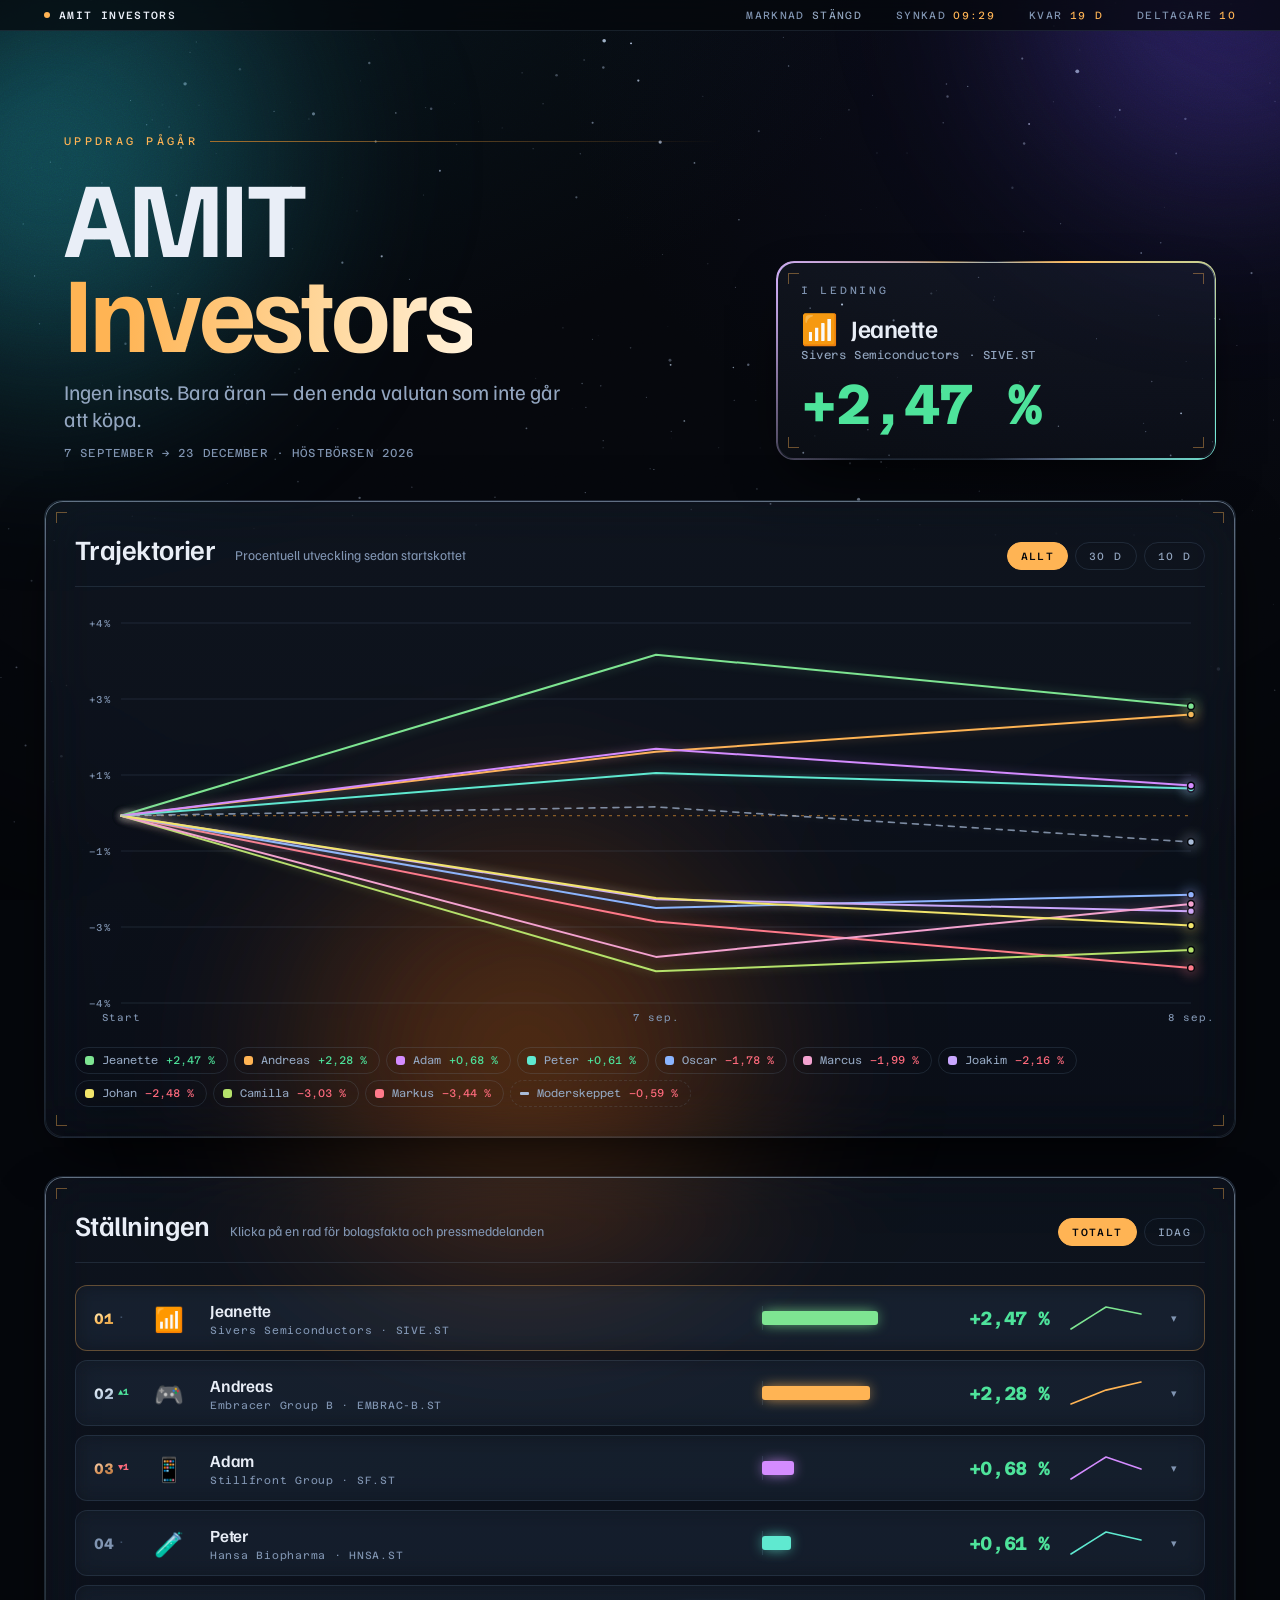
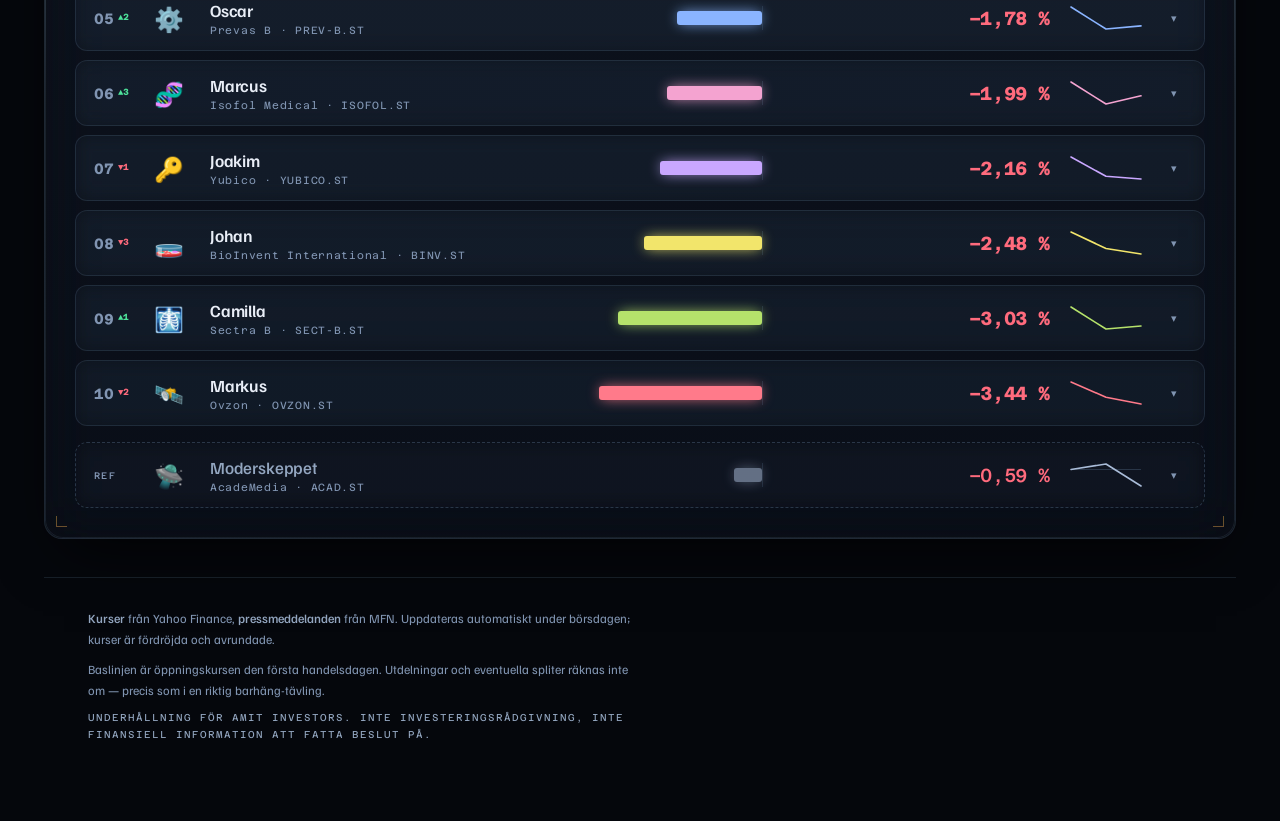
<file: docs/index.html>
<!doctype html>
<html lang="sv">
<head>
<meta charset="utf-8">
<meta name="viewport" content="width=device-width, initial-scale=1, viewport-fit=cover">
<title>AMIT Investors</title>
<meta name="description" content="Aktietävling mellan kollegor. Ingen insats — bara äran.">
<meta name="color-scheme" content="dark">
<meta name="theme-color" content="#05070c">

<link rel="preconnect" href="https://fonts.googleapis.com">
<link rel="preconnect" href="https://fonts.gstatic.com" crossorigin>
<link rel="stylesheet" href="https://fonts.googleapis.com/css2?family=Familjen+Grotesk:wght@400;500;600;700&family=Azeret+Mono:wght@300;400;500;700&display=swap">
<link rel="stylesheet" href="assets/styles.css">
<link rel="icon" href="data:image/svg+xml,<svg xmlns='http://www.w3.org/2000/svg' viewBox='0 0 100 100'><text y='.9em' font-size='90'>🛰️</text></svg>">
</head>
<body>

<canvas id="starfield" aria-hidden="true"></canvas>
<div class="aurora" aria-hidden="true"><span></span><span></span><span></span></div>
<div class="grain" aria-hidden="true"></div>
<div class="vignette" aria-hidden="true"></div>

<!-- Telemetriremsa: statusrad i flygledarstil -->
<header class="telemetry" id="telemetry">
  <div class="tele-brand">
    <span class="tele-dot" aria-hidden="true"></span>
    <span>AMIT&nbsp;Investors</span>
  </div>
  <dl class="tele-readouts">
    <div class="readout"><dt>Marknad</dt><dd id="ro-market">–</dd></div>
    <div class="readout"><dt>Synkad</dt><dd id="ro-synced">–</dd></div>
    <div class="readout"><dt>Kvar</dt><dd id="ro-remaining">–</dd></div>
    <div class="readout"><dt>Deltagare</dt><dd id="ro-count">–</dd></div>
  </dl>
</header>

<main id="app" hidden>

  <!-- HERO -->
  <section class="hero">
    <div class="hero-copy">
      <p class="eyebrow" id="hero-eyebrow">Uppdrag pågår</p>
      <h1 class="hero-title">AMIT<br><span class="ht-accent">Investors</span></h1>
      <p class="hero-tagline" id="hero-tagline">Ingen insats. Bara äran.</p>
      <p class="hero-window" id="hero-window"></p>
    </div>

    <aside class="capsule glass" id="leader-capsule" aria-live="polite">
      <i class="corners" aria-hidden="true"></i>
      <p class="capsule-label" id="capsule-label">I ledning</p>
      <div class="capsule-body" id="capsule-body"></div>
    </aside>
  </section>

  <!-- TRAJEKTORIER -->
  <section class="panel glass" id="chart-panel">
    <i class="corners" aria-hidden="true"></i>
    <div class="panel-head">
      <h2 class="panel-title">Trajektorier</h2>
      <p class="panel-sub">Procentuell utveckling sedan startskottet</p>
      <div class="panel-tools" role="group" aria-label="Tidsspann">
        <button class="chip" data-range="all" aria-pressed="true">Allt</button>
        <button class="chip" data-range="30" aria-pressed="false">30&nbsp;d</button>
        <button class="chip" data-range="10" aria-pressed="false">10&nbsp;d</button>
      </div>
    </div>
    <div class="chart-wrap">
      <svg id="chart" role="img" aria-label="Linjediagram över deltagarnas procentuella utveckling"></svg>
      <div class="chart-tip glass" id="chart-tip" hidden></div>
    </div>
    <ul class="legend" id="legend"></ul>
  </section>

  <!-- STÄLLNING -->
  <section class="panel glass" id="board-panel">
    <i class="corners" aria-hidden="true"></i>
    <div class="panel-head">
      <h2 class="panel-title">Ställningen</h2>
      <p class="panel-sub">Klicka på en rad för bolagsfakta och pressmeddelanden</p>
      <div class="panel-tools" role="group" aria-label="Sortering">
        <button class="chip" data-sort="total" aria-pressed="true">Totalt</button>
        <button class="chip" data-sort="day" aria-pressed="false">Idag</button>
      </div>
    </div>
    <ol class="board" id="board"></ol>
  </section>

  <footer class="foot">
    <p><strong>Kurser</strong> från Yahoo Finance, <strong>pressmeddelanden</strong> från MFN. Uppdateras
       automatiskt under börsdagen; kurser är fördröjda och avrundade.</p>
    <p>Baslinjen är öppningskursen den första handelsdagen. Utdelningar och
       eventuella spliter räknas inte om — precis som i en riktig barhäng-tävling.</p>
    <p class="foot-fine">Underhållning för AMIT Investors. Inte investeringsrådgivning, inte finansiell information att fatta beslut på.</p>
  </footer>
</main>

<div class="boot" id="boot">
  <div class="boot-inner">
    <span class="boot-ring" aria-hidden="true"></span>
    <p>Etablerar telemetri…</p>
  </div>
</div>

<script src="assets/app.js" type="module"></script>
</body>
</html>
</file>
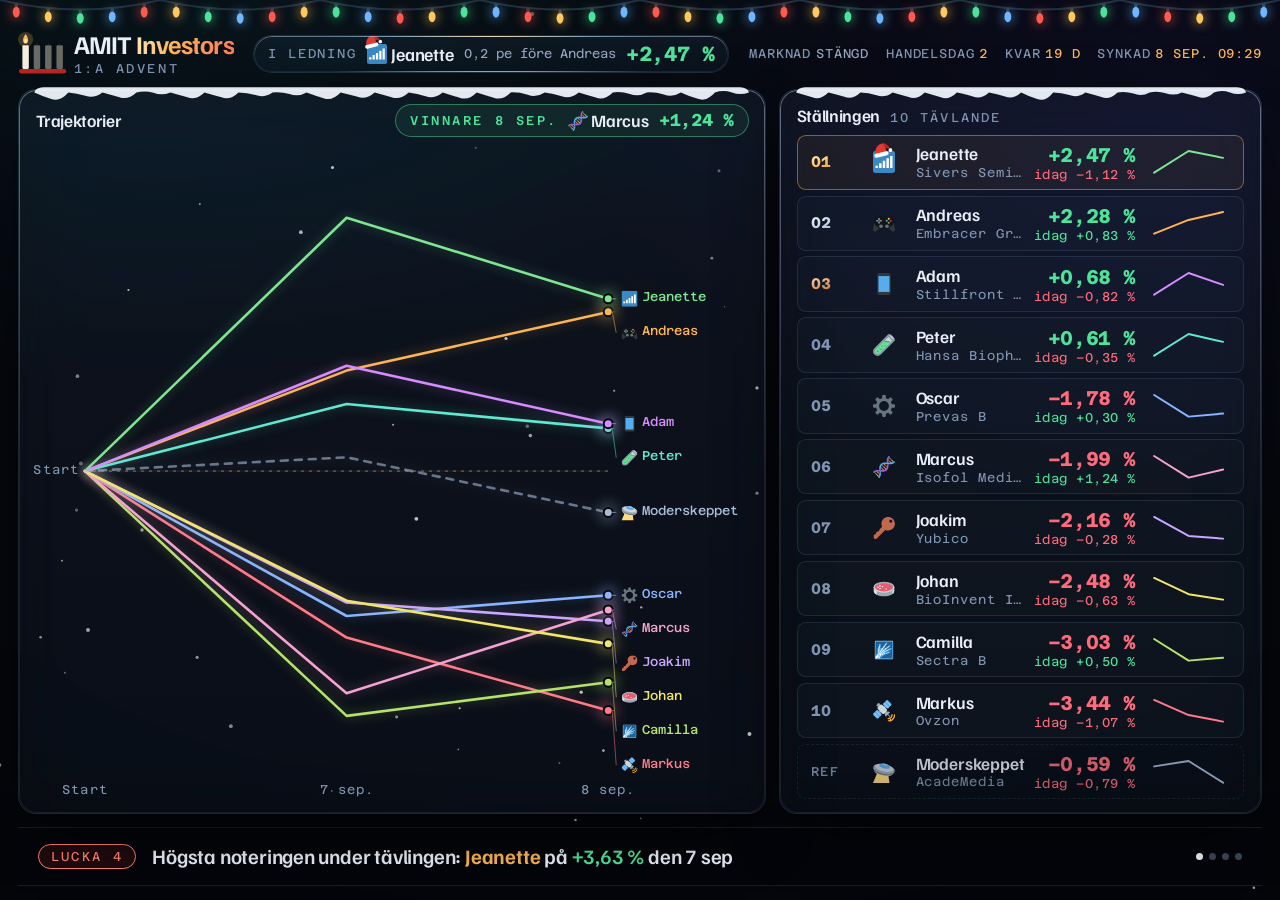
<file: docs/tv.html>
<!doctype html>
<html lang="sv">
<head>
<meta charset="utf-8">
<meta name="viewport" content="width=device-width, initial-scale=1">
<title>AMIT Investors — TV</title>
<meta name="color-scheme" content="dark">
<meta name="theme-color" content="#05070c">
<link rel="preconnect" href="https://fonts.googleapis.com">
<link rel="preconnect" href="https://fonts.gstatic.com" crossorigin>
<link rel="stylesheet" href="https://fonts.googleapis.com/css2?family=Familjen+Grotesk:wght@400;500;600;700&family=Azeret+Mono:wght@300;400;500;700&display=swap">
<link rel="stylesheet" href="assets/styles.css">
<link rel="stylesheet" href="assets/tv.css">
<link rel="icon" href="data:image/svg+xml,<svg xmlns='http://www.w3.org/2000/svg' viewBox='0 0 100 100'><text y='.9em' font-size='90'>📺</text></svg>">
</head>
<body class="is-tv">

<canvas id="starfield" aria-hidden="true"></canvas>
<div class="vignette" aria-hidden="true"></div>

<div class="tv" id="tv" hidden>

  <header class="tv-head">
    <div class="tv-brand">
      <span class="tele-dot" aria-hidden="true"></span>
      <span class="tv-title">AMIT <em>Investors</em></span>
      <span class="tv-sub" id="tv-sub"></span>
    </div>

    <div class="tv-lead glass" id="tv-lead"></div>

    <dl class="tv-readouts">
      <div class="readout"><dt>Marknad</dt><dd id="tv-market">–</dd></div>
      <div class="readout"><dt>Handelsdag</dt><dd id="tv-day">–</dd></div>
      <div class="readout"><dt id="tv-left-label">Kvar</dt><dd id="tv-left">–</dd></div>
      <div class="readout"><dt>Synkad</dt><dd id="tv-synced">–</dd></div>
    </dl>
  </header>

  <main class="tv-main">
    <section class="tv-panel glass">
      <i class="corners" aria-hidden="true"></i>
      <div class="tv-h-row">
        <h2 class="tv-h">Trajektorier <span>procent sedan startskottet</span></h2>
        <div class="tv-daywin" id="tv-daywin" hidden></div>
      </div>
      <svg id="tv-chart" role="img" aria-label="Deltagarnas utveckling"></svg>
    </section>

    <section class="tv-panel glass">
      <i class="corners" aria-hidden="true"></i>
      <h2 class="tv-h">Ställningen <span id="tv-count"></span></h2>
      <ol class="tv-board" id="tv-board"></ol>
    </section>
  </main>

  <footer class="tv-foot" aria-label="Börshändelser och tävlingen">
    <div class="tv-story" id="tv-story"></div>
  </footer>

  <div class="tv-stale" id="tv-stale" role="status" hidden></div>
</div>

<div class="boot" id="boot"><div class="boot-inner"><span class="boot-ring" aria-hidden="true"></span><p>Etablerar telemetri…</p></div></div>

<script>
/* Vakt i ES5: om tv.js inte kunde laddas eller tolkas startar annars ingenting. */
(function () {
  function check() {
    if (window.__tvStarted) return;
    var x = new XMLHttpRequest();
    function again() { setTimeout(check, 60000); }
    x.open('HEAD', location.href, true);
    x.timeout = 20000;
    x.onload = function () { if (x.status >= 200 && x.status < 400) location.reload(); else again(); };
    x.onerror = x.ontimeout = again;
    x.send();
  }
  setTimeout(check, 120000);
})();
</script>
<script src="assets/tv.js"></script>
</body>
</html>
</file>
<file: docs/assets/styles.css>
/* ============================================================================
   AMIT Investors — "mission control"
   Mörk flygledarkonsol: bärnstensfärgad fosfor som krom, cyan/mint som data,
   glas som hairline-inramade instrumentpaneler. Medvetet INTE lila gradient.
   ========================================================================= */

:root {
  /* Grund — nästan svart med kall blåton, inte ren svart */
  --void:        #05070c;
  --void-2:      #080b13;

  /* Fosfor-bärnsten: kromet i gränssnittet (etiketter, ticks, fokus) */
  --amber:       #ffb454;
  --amber-dim:   #a56f2c;
  --amber-glow:  rgba(255, 180, 84, .28);

  /* Data */
  --cyan:        #5fe9d0;
  --up:          #4ee39b;
  --down:        #ff6b7d;

  /* Text */
  --ink:         #e9eef7;
  --ink-2:       #93a6c0;
  --ink-3:       #8195b2;

  /* Glas */
  --glass:       rgba(126, 160, 200, .045);
  --glass-2:     rgba(126, 160, 200, .075);
  --hairline:    rgba(150, 190, 230, .13);
  --hairline-hi: rgba(190, 220, 255, .30);

  --r-lg: 18px;
  --r-md: 12px;
  --r-sm: 8px;

  --shadow: 0 24px 60px -20px rgba(0, 0, 0, .85);

  --font-display: 'Familjen Grotesk', 'Helvetica Neue', Helvetica, sans-serif;
  --font-mono: 'Azeret Mono', ui-monospace, 'SF Mono', Menlo, monospace;

  --gutter: clamp(16px, 4vw, 44px);
  --maxw: 1240px;
}

*, *::before, *::after { box-sizing: border-box; }

html { -webkit-text-size-adjust: 100%; }

body {
  margin: 0;
  min-height: 100svh;
  font-family: var(--font-display);
  color: var(--ink);
  background: var(--void);
  /* Nebulosor: låg mättnad, stora radier — atmosfär, inte färgklick */
  background-image:
    radial-gradient(1200px 700px at 12% -8%,  rgba(16, 56, 66, .30), transparent 64%),
    radial-gradient(1000px 800px at 92% 4%,   rgba(28, 26, 72, .28), transparent 62%);
  background-attachment: fixed;
  overflow-x: hidden;
  font-synthesis-weight: none;
}

/* --- Atmosfärslager ------------------------------------------------------ */

#starfield { position: fixed; top: 0; right: 0; bottom: 0; left: 0; z-index: 0; pointer-events: none; }

/* Aurora: två mycket långsamt drivande färgmoln. Perioderna (48 s / 67 s) är
   avsiktligt inte multiplar av varandra, så mönstret aldrig repeterar synbart. */
.aurora { position: fixed; top: -25%; right: -25%; bottom: -25%; left: -25%; z-index: 0; pointer-events: none; filter: blur(80px); opacity: 1; }
.aurora span { position: absolute; border-radius: 50%; mix-blend-mode: screen; }
.aurora span:nth-child(1) {
  width: 52vw; height: 52vw; left: 2%; top: 4%;
  background: radial-gradient(circle, rgba(34, 168, 184, .52), transparent 66%);
  animation: drift-a 48s ease-in-out infinite alternate;
}
.aurora span:nth-child(2) {
  width: 46vw; height: 46vw; right: 4%; top: -6%;
  background: radial-gradient(circle, rgba(104, 74, 232, .46), transparent 66%);
  animation: drift-b 67s ease-in-out infinite alternate;
}
.aurora span:nth-child(3) {
  width: 60vw; height: 40vw; left: 24%; bottom: -14%;
  background: radial-gradient(circle, rgba(226, 122, 44, .34), transparent 68%);
  animation: drift-a 59s ease-in-out infinite alternate-reverse;
}
@keyframes drift-a { to { transform: translate3d(7vw, -5vh, 0) scale(1.16); } }
@keyframes drift-b { to { transform: translate3d(-9vw, 6vh, 0) scale(.88); } }

/* Filmkorn via SVG-brus: bryter upp de stora gradienterna så de inte bandar */
.grain {
  position: fixed; top: 0; right: 0; bottom: 0; left: 0; z-index: 1; pointer-events: none;
  opacity: .40; mix-blend-mode: overlay;
  background-image: url("data:image/svg+xml,%3Csvg xmlns='http://www.w3.org/2000/svg' width='160' height='160'%3E%3Cfilter id='n'%3E%3CfeTurbulence type='fractalNoise' baseFrequency='.85' numOctaves='3'/%3E%3C/filter%3E%3Crect width='160' height='160' filter='url(%23n)' opacity='.55'/%3E%3C/svg%3E");
}

.vignette {
  position: fixed; top: 0; right: 0; bottom: 0; left: 0; z-index: 1; pointer-events: none;
  background: radial-gradient(130% 100% at 50% 42%, transparent 48%, rgba(0,0,0,.66) 100%);
}

main { position: relative; z-index: 2; }

/* --- Glas ---------------------------------------------------------------- */

.glass {
  position: relative;
  background: linear-gradient(180deg, var(--glass-2), var(--glass));
  border: 1px solid var(--hairline);
  border-radius: var(--r-lg);
  /* Kraftigare oskärpa + brightness: panelen ska läsa som en fysisk skiva
     framför rymden, inte som en tonad ruta ovanpå den. */
  backdrop-filter: blur(26px) saturate(150%) brightness(1.12);
  -webkit-backdrop-filter: blur(26px) saturate(150%) brightness(1.12);
  box-shadow: var(--shadow);
}
/* Kantbelysning: en 1 px ram vars ljus följer pekaren. Masken skär ut allt
   utom ramen, så gradienten syns bara i kanten. Detta — inte oskärpan — är
   det som får ytan att läsa som glas i stället för som en grå ruta. */
.glass::before {
  content: ''; position: absolute; top: 0; right: 0; bottom: 0; left: 0; border-radius: inherit;
  padding: 1px; pointer-events: none; z-index: 1;
  background:
    radial-gradient(260px circle at var(--mx, 50%) var(--my, -30%),
      rgba(255, 224, 178, .95), rgba(140, 210, 255, .40) 40%, transparent 64%),
    linear-gradient(180deg, rgba(200, 228, 255, .45), rgba(150, 190, 230, .10) 55%);
  -webkit-mask: linear-gradient(#000, #000) content-box, linear-gradient(#000, #000);
  -webkit-mask-composite: xor; mask-composite: exclude;
  transition: opacity .4s;
}

/* Ytreflex: den diffusa ljuspölen innanför glaset. */
.glass::after {
  content: ''; position: absolute; top: 0; right: 0; bottom: 0; left: 0; border-radius: inherit;
  pointer-events: none; z-index: 0; opacity: 0; transition: opacity .5s ease;
  background: radial-gradient(460px circle at var(--mx, 50%) var(--my, 50%),
    rgba(200, 232, 255, .13), transparent 60%);
}
.glass:hover::after { opacity: 1; }

/* Innehållet måste ligga över reflexlagren. */
.panel > *, .capsule > * { position: relative; z-index: 2; }

/* Hörnmarkörer: fyra vinkelhakar som ramar in varje panel. Ren CSS — åtta
   1 px-gradienter placerade i hörnen, inga extra element eller bilder. */
.corners {
  position: absolute; top: 11px; right: 11px; bottom: 11px; left: 11px; pointer-events: none; z-index: 3;
  opacity: .40;
  --c: var(--amber);
  background:
    linear-gradient(var(--c), var(--c)) 0 0 / 11px 1px no-repeat,
    linear-gradient(var(--c), var(--c)) 0 0 / 1px 11px no-repeat,
    linear-gradient(var(--c), var(--c)) 100% 0 / 11px 1px no-repeat,
    linear-gradient(var(--c), var(--c)) 100% 0 / 1px 11px no-repeat,
    linear-gradient(var(--c), var(--c)) 0 100% / 11px 1px no-repeat,
    linear-gradient(var(--c), var(--c)) 0 100% / 1px 11px no-repeat,
    linear-gradient(var(--c), var(--c)) 100% 100% / 11px 1px no-repeat,
    linear-gradient(var(--c), var(--c)) 100% 100% / 1px 11px no-repeat;
}

/* --- Telemetriremsa ------------------------------------------------------ */

.telemetry {
  position: sticky; top: 0; z-index: 20;
  display: flex; align-items: center; justify-content: space-between;
  gap: 16px; flex-wrap: wrap;
  padding: 9px var(--gutter);
  font-family: var(--font-mono);
  font-size: 10.5px; font-weight: 400;
  letter-spacing: .13em; text-transform: uppercase;
  color: var(--ink-2);
  background: rgba(5, 7, 12, .72);
  border-bottom: 1px solid var(--hairline);
  backdrop-filter: blur(14px);
  -webkit-backdrop-filter: blur(14px);
}
.tele-brand { display: flex; align-items: center; gap: 9px; color: var(--ink); font-weight: 500; }
.tele-dot {
  width: 6px; height: 6px; border-radius: 50%;
  background: var(--amber); box-shadow: 0 0 0 0 var(--amber-glow);
  animation: pulse 2.6s ease-out infinite;
}
@keyframes pulse {
  0%   { box-shadow: 0 0 0 0 var(--amber-glow); }
  70%  { box-shadow: 0 0 0 9px rgba(255,180,84,0); }
  100% { box-shadow: 0 0 0 0 rgba(255,180,84,0); }
}

.tele-readouts { display: flex; gap: clamp(14px, 3vw, 34px); margin: 0; flex-wrap: wrap; }
.readout { display: flex; align-items: baseline; gap: 7px; }
.readout dt { color: var(--ink-3); }
.readout dd { margin: 0; color: var(--amber); font-variant-numeric: tabular-nums; }
.readout dd.is-open  { color: var(--up); }
.readout dd.is-shut  { color: var(--ink-2); }

/* --- Hero ---------------------------------------------------------------- */

.hero {
  max-width: var(--maxw); margin: 0 auto;
  padding: clamp(46px, 9vw, 104px) var(--gutter) clamp(26px, 4vw, 40px);
  display: grid; gap: clamp(26px, 4vw, 52px);
  grid-template-columns: minmax(0, 1.35fr) minmax(0, .9fr);
  align-items: end;
}
@media (max-width: 880px) { .hero { grid-template-columns: 1fr; align-items: start; } }

.eyebrow {
  margin: 0 0 18px; font-family: var(--font-mono);
  font-size: 11px; letter-spacing: .3em; text-transform: uppercase;
  color: var(--amber); display: flex; align-items: center; gap: 12px;
}
.eyebrow::after {
  content: ''; height: 1px; flex: 1;
  background: linear-gradient(90deg, var(--amber-dim), transparent);
}

.hero-title {
  margin: 0; font-weight: 700;
  font-size: clamp(46px, 9.2vw, 108px);
  line-height: .88; letter-spacing: -.035em;
  text-wrap: balance;
}
/* Skimret vandrar genom gradienten i stället för att gradienten flyttas —
   en vit topp vid 44 % ger reflexen som drar över bokstäverna. */
.ht-accent {
  background: linear-gradient(96deg,
    var(--amber) 6%, #ffd9a0 26%, #fffaf0 44%, var(--cyan) 64%, #7ea6ff 82%, var(--amber) 98%);
  background-size: 260% 100%;
  -webkit-background-clip: text; background-clip: text; color: transparent;
  animation: shimmer 9s ease-in-out infinite;
}
@keyframes shimmer {
  0%, 100% { background-position: 0% 50%; }
  50%      { background-position: 100% 50%; }
}
.hero-tagline {
  margin: 22px 0 0; font-size: clamp(16px, 2vw, 21px);
  color: var(--ink-2); max-width: 42ch;
}
.hero-window {
  margin: 14px 0 0; font-family: var(--font-mono);
  font-size: 11.5px; letter-spacing: .1em; color: var(--ink-3);
  text-transform: uppercase;
}

/* Ledarkapsel: roterande iriserande ram ovanpå den vanliga kantbelysningen.
   conic-gradient + mask ger regnbågsskimret utan en enda bildfil. */
.capsule {
  padding: 22px 24px 24px; isolation: isolate;
  /* Lutningen sätts av pekaren i JS. will-change håller den på GPU:n. */
  transform: perspective(900px) rotateX(var(--tilt-x, 0deg)) rotateY(var(--tilt-y, 0deg));
  transform-style: preserve-3d; will-change: transform;
  transition: transform .5s cubic-bezier(.22, 1, .36, 1);
}
.capsule.is-tilting { transition: transform .08s linear; }
.capsule .iris {
  position: absolute; inset: -1px; border-radius: inherit; pointer-events: none; z-index: 1;
  padding: 1.5px; opacity: 1;
  filter: drop-shadow(0 0 10px rgba(255, 180, 84, .30));
  background: conic-gradient(from var(--spin, 0deg),
    transparent 0deg, rgba(255,190,100,1) 38deg, rgba(120,245,225,.95) 108deg,
    rgba(150,190,255,.35) 150deg, transparent 190deg, transparent 232deg,
    rgba(214,178,255,.95) 292deg, rgba(255,190,100,.45) 330deg, transparent 356deg);
  -webkit-mask: linear-gradient(#000, #000) content-box, linear-gradient(#000, #000);
  -webkit-mask-composite: xor; mask-composite: exclude;
  animation: spin-iris 9s linear infinite;
}
@property --spin { syntax: '<angle>'; initial-value: 0deg; inherits: false; }
@keyframes spin-iris { to { --spin: 360deg; } }
.capsule-label {
  margin: 0 0 16px; font-family: var(--font-mono); font-size: 10.5px;
  letter-spacing: .26em; text-transform: uppercase; color: var(--ink-3);
}
.capsule-name { display: flex; align-items: center; gap: 13px; margin-bottom: 4px; }
.capsule-avatar { font-size: 30px; line-height: 1; filter: saturate(.9); }
.capsule-who { font-size: 25px; font-weight: 600; letter-spacing: -.02em; }
.capsule-co { font-family: var(--font-mono); font-size: 11.5px; color: var(--ink-2); letter-spacing: .05em; }
.capsule-pct {
  font-family: var(--font-mono); font-weight: 700;
  font-size: clamp(38px, 6vw, 56px); line-height: 1.05;
  margin-top: 14px; font-variant-numeric: tabular-nums; letter-spacing: -.03em;
  white-space: nowrap;
}
.capsule-foot { margin-top: 10px; font-size: 13.5px; color: var(--ink-3); font-style: italic; }

/* Nedräkning (före start) */
.countdown { display: flex; gap: 18px; margin-top: 6px; }
.cd-unit { text-align: left; }
.cd-num {
  font-family: var(--font-mono); font-weight: 700; font-size: clamp(30px, 5vw, 44px);
  color: var(--amber); font-variant-numeric: tabular-nums; line-height: 1;
}
.cd-lab {
  font-family: var(--font-mono); font-size: 9.5px; letter-spacing: .2em;
  text-transform: uppercase; color: var(--ink-3); margin-top: 7px;
}

/* --- Paneler ------------------------------------------------------------- */

.panel {
  max-width: var(--maxw);
  margin: 0 auto clamp(22px, 3.4vw, 38px);
  padding: clamp(20px, 3vw, 30px);
  width: calc(100% - var(--gutter) * 2);
}

.panel-head {
  display: flex; align-items: baseline; gap: 14px 20px; flex-wrap: wrap;
  margin-bottom: 22px; padding-bottom: 16px;
  border-bottom: 1px solid var(--hairline);
}
.panel-title {
  margin: 0; font-size: clamp(21px, 2.7vw, 28px); font-weight: 600; letter-spacing: -.02em;
}
.panel-sub { margin: 0; color: var(--ink-3); font-size: 13.5px; flex: 1 1 240px; }
.panel-tools { display: flex; gap: 7px; }

.chip {
  font-family: var(--font-mono); font-size: 10.5px; letter-spacing: .13em;
  text-transform: uppercase; color: var(--ink-2);
  background: transparent; border: 1px solid var(--hairline);
  border-radius: 100px; padding: 7px 13px; cursor: pointer;
  transition: color .18s, border-color .18s, background .18s;
}
.chip:hover { color: var(--ink); border-color: var(--hairline-hi); }
.chip[aria-pressed="true"] {
  color: var(--void); background: var(--amber); border-color: var(--amber);
  font-weight: 500;
}
.chip:focus-visible, .row-head:focus-visible, .legend-item:focus-visible {
  outline: 2px solid var(--amber); outline-offset: 2px;
}
.row-head:focus-visible { outline-offset: -2px; }   /* raden klipper allt utanför */

/* --- Diagram ------------------------------------------------------------- */

.chart-wrap { position: relative; }
#chart { width: 100%; height: clamp(280px, 42vw, 420px); display: block; overflow: visible; touch-action: pan-y; }

.grid-line { stroke: var(--hairline); stroke-width: 1; }
.zero-line { stroke: var(--amber-dim); stroke-width: 1; stroke-dasharray: 3 5; }
.axis-text {
  font-family: var(--font-mono); font-size: 10px; fill: var(--ink-3);
  letter-spacing: .08em;
}
.series-path { fill: none; stroke-width: 2; stroke-linecap: round; stroke-linejoin: round;
  transition: opacity .2s, stroke-width .2s; }
/* Ritas in med stroke-dashoffset vid forsta renderingen. */
.series-path.is-drawing { animation: draw 1.5s cubic-bezier(.33, 1, .68, 1) forwards; }
@keyframes draw { to { stroke-dashoffset: 0; } }

/* Andpunkten pulserar sa att blicken hittar var varje linje slutar. */
.series-cap { animation: cap-pulse 2.8s ease-in-out infinite; transform-box: fill-box; transform-origin: center; }
@keyframes cap-pulse { 0%, 100% { opacity: 1; } 50% { opacity: .55; } }
.series-area { transition: opacity .2s; }
.series-cap  { transition: opacity .2s, r .2s; }
.chart.is-focused .series-path:not(.is-active) { opacity: .13; }
.chart.is-focused .series-area:not(.is-active) { opacity: 0; }
.chart.is-focused .series-cap:not(.is-active)  { opacity: .18; }
.chart.is-focused .series-path.is-active { stroke-width: 3; }

.cursor-line { stroke: var(--hairline-hi); stroke-width: 1; }

.chart-empty {
  margin: 0; padding: clamp(40px, 9vw, 78px) 4px; text-align: center;
  font-family: var(--font-mono); font-size: clamp(10px, 2.4vw, 11.5px);
  letter-spacing: .1em; text-transform: uppercase; color: var(--ink-3);
  line-height: 2; text-wrap: balance;
}

.chart-tip {
  position: absolute; top: 0; left: 0; pointer-events: none;
  padding: 12px 14px; border-radius: var(--r-md); min-width: 190px;
  font-family: var(--font-mono); font-size: 11.5px;
  transform: translate(-50%, 0); z-index: 5;
}
.tip-date { color: var(--ink-3); letter-spacing: .12em; text-transform: uppercase;
  font-size: 9.5px; margin-bottom: 9px; }
.tip-row { display: flex; align-items: center; gap: 8px; margin-top: 4px; }
.tip-swatch { width: 7px; height: 7px; border-radius: 2px; flex: none; }
.tip-name { color: var(--ink-2); flex: 1; white-space: nowrap; }
.tip-val { font-variant-numeric: tabular-nums; font-weight: 500; }

.legend { list-style: none; display: flex; flex-wrap: wrap; gap: 6px; margin: 18px 0 0; padding: 0; }
.legend-item {
  display: flex; align-items: center; gap: 8px;
  padding: 6px 12px 6px 9px; border-radius: 100px;
  border: 1px solid var(--hairline); background: transparent;
  font-family: var(--font-mono); font-size: 11px; color: var(--ink-2);
  cursor: pointer; transition: border-color .18s, color .18s, opacity .18s;
}
.legend-item:hover { color: var(--ink); border-color: var(--hairline-hi); }
.legend-item.is-muted { opacity: .38; }
.legend-swatch { width: 9px; height: 9px; border-radius: 3px; flex: none; }
.legend-pct { font-variant-numeric: tabular-nums; color: var(--ink); }

/* --- Ställningen --------------------------------------------------------- */

.board { list-style: none; margin: 0; padding: 0; display: grid; gap: 9px; }

.row {
  position: relative;
  border: 1px solid var(--hairline); border-radius: var(--r-md);
  background: rgba(126, 160, 200, .028);
  backdrop-filter: blur(10px) saturate(130%);
  -webkit-backdrop-filter: blur(10px) saturate(130%);
  overflow: hidden;
  transition: border-color .2s, background .2s, box-shadow .3s;
}

/* Varje rad får en kantbelysning i sin egen deltagarfärg. Samma teknik som
   panelernas, men färgen kopplar raden till rätt linje i diagrammet. */
.row::before {
  content: ''; position: absolute; inset: 0; border-radius: inherit;
  padding: 1px; pointer-events: none; z-index: 1;
  opacity: 0; transition: opacity .35s;
  background: radial-gradient(200px circle at var(--mx, 50%) var(--my, 50%),
    color-mix(in srgb, var(--row-color, #9cf) 80%, white), transparent 62%);
  -webkit-mask: linear-gradient(#000, #000) content-box, linear-gradient(#000, #000);
  -webkit-mask-composite: xor; mask-composite: exclude;
}
.row:hover::before { opacity: .95; }
/* Raden lånar deltagarens färg vid hover — kopplingen till grafen blir direkt. */
.row:hover {
  border-color: color-mix(in srgb, var(--row-color, #9cf) 42%, transparent);
  background: rgba(126, 160, 200, .058);
  box-shadow: 0 12px 44px -18px var(--row-color, transparent),
              inset 0 0 60px -40px var(--row-color, transparent);
}

/* Ljussvep över ledarraden — långsamt nog att kännas som reflex, inte som blink. */
.row.is-leader::after {
  content: ''; position: absolute; inset: 0; pointer-events: none;
  background: linear-gradient(102deg, transparent 42%,
    rgba(255, 226, 180, .085) 49%, rgba(255, 226, 180, .085) 51%, transparent 58%);
  transform: translateX(-120%);
  animation: sweep 7s cubic-bezier(.5, 0, .2, 1) infinite;
}
@keyframes sweep { 0%, 62% { transform: translateX(-120%); } 100% { transform: translateX(120%); } }
.row.is-open { border-color: var(--amber-dim); background: rgba(126, 160, 200, .07); }
.row.is-leader { border-color: rgba(255, 180, 84, .34); }

.row-head {
  display: grid; align-items: center; gap: clamp(10px, 1.6vw, 20px);
  grid-template-columns: 40px 36px minmax(150px, 1.25fr) minmax(0, 1.1fr) 106px 72px 24px;
  width: 100%; padding: 14px clamp(12px, 1.8vw, 18px);
  background: none; border: 0; color: inherit; font: inherit;
  cursor: pointer; text-align: left;
  position: relative; z-index: 2;   /* över radens kantbelysning */
}

.rank {
  font-family: var(--font-mono); font-weight: 700; font-size: 15px;
  color: var(--ink-3); font-variant-numeric: tabular-nums;
  display: flex; align-items: center; gap: 4px;
}
/* Guld/silver/brons via background-clip på texten — ger metallens
   ljusgradient, som en flat färg inte kan återge. */
.rank-medal { color: transparent; -webkit-background-clip: text; background-clip: text; }
.rank-1 { background-image: linear-gradient(160deg, #fff1c4 4%, #ffc061 40%, #b87a2a 96%); }
.rank-2 { background-image: linear-gradient(160deg, #f4f9ff 4%, #c3d4e6 42%, #7d8ea3 96%); }
.rank-3 { background-image: linear-gradient(160deg, #ffd9b8 4%, #d9945a 44%, #8a5326 96%); }
.rank-move {
  font-size: 9px; letter-spacing: 0; font-weight: 700;
  transform: translateY(-1px);
}
.rank-move.up   { color: var(--up); }
.rank-move.down { color: var(--down); }
.rank-move.same { color: #3f5068; }

.avatar { font-size: 24px; line-height: 1; }

.who { min-width: 0; }
.who-name { font-size: 17px; font-weight: 600; letter-spacing: -.01em; }
.who-co {
  font-family: var(--font-mono); font-size: 10.5px; color: var(--ink-3);
  letter-spacing: .07em; margin-top: 3px;
  white-space: nowrap; overflow: hidden; text-overflow: ellipsis;
}

/* Divergerande stapel: nollan i mitten, vinst åt höger, förlust åt vänster */
.bar { position: relative; height: 24px; }
.bar-axis { position: absolute; top: 0; bottom: 0; left: 50%; width: 1px; background: var(--hairline); }
.bar-fill {
  position: absolute; top: 5px; height: 14px; border-radius: 3px;
  transition: width .7s cubic-bezier(.22,1,.36,1), left .7s cubic-bezier(.22,1,.36,1);
}
/* Kolumnmallen måste följa med när staplar och sparklines döljs. */
@media (max-width: 780px) {
  .bar { display: none; }
  .row-head { grid-template-columns: 40px 36px minmax(0, 1fr) 106px 72px 24px; }
}

.pct {
  font-family: var(--font-mono); font-weight: 700; font-size: 19px;
  font-variant-numeric: tabular-nums; text-align: right; letter-spacing: -.02em;
  white-space: nowrap;
}
.pct.up { color: var(--up); } .pct.down { color: var(--down); } .pct.flat { color: var(--ink-2); }

.spark { width: 72px; height: 26px; display: block; }
@media (max-width: 620px) {
  .spark { display: none; }
  .row-head { grid-template-columns: 30px 26px minmax(0, 1fr) auto 12px; gap: 6px; }
  .row-head .pct { font-size: 16px; }
  .row-head .avatar { font-size: 20px; }
  .who-name { font-size: 15px; white-space: nowrap; overflow: hidden; text-overflow: ellipsis; }
}

.caret {
  color: var(--ink-3); font-size: 11px; text-align: center;
  transition: transform .25s ease, color .2s;
}
.row.is-open .caret { transform: rotate(180deg); color: var(--amber); }

/* --- Referensdeltagaren -------------------------------------------------- */

/* Streckad ram och dämpad ton: raden ska läsa som en måttstock under fältet,
   inte som en sjunde tävlande. */
.row.is-benchmark {
  border-style: dashed;
  border-color: rgba(150, 190, 230, .22);
  background: transparent;
  margin-top: 7px;
}
.row.is-benchmark .who-name { color: var(--ink-2); font-weight: 500; }
.row.is-benchmark .avatar { opacity: .75; }
.row.is-benchmark .pct { font-weight: 500; }

.rank-ref {
  font-size: 9.5px !important; letter-spacing: .14em;
  color: var(--ink-3); font-weight: 500;
}

.series-benchmark { stroke-width: 1.6; opacity: .72; }
.chart.is-focused .series-benchmark:not(.is-active) { opacity: .10; }

.legend-item.is-benchmark { border-style: dashed; }
.legend-item.is-benchmark .legend-swatch { border-radius: 1px; height: 3px; }

/* --- Deltagare utan aktie ------------------------------------------------ */

.row.is-pending { opacity: .78; }
.row.is-pending .avatar { filter: grayscale(.4); }
.who-co.is-pending { color: var(--amber); font-style: italic; letter-spacing: .04em; }
.row-pending { padding: 4px clamp(12px, 1.8vw, 18px) 18px; border-top: 1px solid var(--hairline); margin-top: 4px; padding-top: 16px; }
.row-pending h3 { margin: 0 0 8px; font-family: var(--font-mono); font-size: 10px; letter-spacing: .24em; text-transform: uppercase; color: var(--amber); font-weight: 400; }
.row-pending .about { margin: 0; }

/* Dossier */
.dossier {
  display: grid; grid-template-rows: 0fr;
  transition: grid-template-rows .38s cubic-bezier(.4,0,.2,1);
}
.row.is-open .dossier { grid-template-rows: 1fr; }
.dossier-inner { overflow: hidden; visibility: hidden; transition: visibility 0s linear .38s; }
.row.is-open .dossier-inner { visibility: visible; transition-delay: 0s; }   /* stängda rader ska inte gå att tabba till */
.dossier-pad {
  padding: 4px clamp(12px, 1.8vw, 18px) 20px;
  display: grid; gap: 22px;
  grid-template-columns: minmax(0, 1.25fr) minmax(0, 1fr);
  border-top: 1px solid var(--hairline); margin-top: 4px; padding-top: 18px;
}
@media (max-width: 780px) { .dossier-pad { grid-template-columns: 1fr; } }

.dossier h3 {
  margin: 0 0 10px; font-family: var(--font-mono); font-size: 10px;
  letter-spacing: .24em; text-transform: uppercase; color: var(--amber);
  font-weight: 400;
}
.about { margin: 0 0 18px; color: var(--ink-2); font-size: 14.5px; line-height: 1.62; max-width: 62ch; }
.motto {
  margin: 0 0 20px; padding-left: 14px; border-left: 2px solid var(--amber-dim);
  font-style: italic; color: var(--ink-2); font-size: 14px;
}

.stats { display: grid; grid-template-columns: repeat(auto-fit, minmax(96px, 1fr)); gap: 1px;
  background: var(--hairline); border: 1px solid var(--hairline); border-radius: var(--r-sm);
  overflow: hidden; margin-bottom: 18px; }
.stat { background: var(--void-2); padding: 11px 12px; }
.stat dt { font-family: var(--font-mono); font-size: 9px; letter-spacing: .16em;
  text-transform: uppercase; color: var(--ink-3); }
.stat dd { margin: 5px 0 0; font-family: var(--font-mono); font-size: 14px;
  font-variant-numeric: tabular-nums; color: var(--ink); }

/* 52-veckorsmätare */
.meter { margin-bottom: 4px; }
.meter-track {
  position: relative; height: 5px; border-radius: 3px; margin: 10px 0 7px;
  background: linear-gradient(90deg, rgba(255,107,125,.35), rgba(150,190,230,.18), rgba(78,227,155,.35));
}
.meter-pin {
  position: absolute; top: 50%; width: 2px; height: 14px; border-radius: 2px;
  background: var(--ink); transform: translate(-50%, -50%);
  box-shadow: 0 0 0 3px var(--void-2);
}
.meter-ends { display: flex; justify-content: space-between;
  font-family: var(--font-mono); font-size: 10px; color: var(--ink-3); }

.news { list-style: none; margin: 0; padding: 0; display: grid; gap: 1px;
  background: var(--hairline); border: 1px solid var(--hairline);
  border-radius: var(--r-sm); overflow: hidden; }
.news li { background: var(--void-2); }
.news a {
  display: block; padding: 11px 13px; color: var(--ink); text-decoration: none;
  font-size: 13.5px; line-height: 1.45; transition: background .16s;
}
.news a:hover { background: rgba(126,160,200,.07); }
.news a:focus-visible { outline: 2px solid var(--amber); outline-offset: -2px; }
.news-meta {
  display: block; margin-top: 6px; font-family: var(--font-mono);
  font-size: 9.5px; letter-spacing: .11em; text-transform: uppercase; color: var(--ink-3);
}
.news-empty { color: var(--ink-3); font-size: 13.5px; margin: 0; }

.row-error {
  padding: 0 18px 16px; color: var(--down); font-family: var(--font-mono); font-size: 11.5px;
}

/* --- Footer -------------------------------------------------------------- */

.foot {
  max-width: var(--maxw); margin: 0 auto;
  padding: 30px var(--gutter) 70px;
  color: var(--ink-3); font-size: 12.5px; line-height: 1.7;
  border-top: 1px solid var(--hairline);
  width: calc(100% - var(--gutter) * 2);
}
.foot p { margin: 0 0 8px; max-width: 78ch; }
.foot strong { color: var(--ink-2); font-weight: 500; }
.foot-fine { font-family: var(--font-mono); font-size: 10px; letter-spacing: .1em;
  text-transform: uppercase; color: var(--ink-2); margin-top: 16px; }

/* --- Uppstart ------------------------------------------------------------ */

.boot {
  position: fixed; top: 0; right: 0; bottom: 0; left: 0; z-index: 40; display: grid; place-items: center;
  background: var(--void); transition: opacity .5s ease, visibility .5s;
}
.boot.is-done { opacity: 0; visibility: hidden; }
.boot-inner { text-align: center; font-family: var(--font-mono); font-size: 11px;
  letter-spacing: .22em; text-transform: uppercase; color: var(--ink-3); }
.boot-ring {
  display: block; width: 30px; height: 30px; margin: 0 auto 18px;
  border: 1px solid var(--hairline); border-top-color: var(--amber);
  border-radius: 50%; animation: spin 1s linear infinite;
}
@keyframes spin { to { transform: rotate(360deg); } }

/* Etappvis avtäckning vid inladdning */
.reveal { opacity: 0; transform: translateY(14px); animation: rise .7s cubic-bezier(.22,1,.36,1) forwards; }
@keyframes rise { to { opacity: 1; transform: none; } }

/* Prestandaspärr: sex lager backdrop-filter i en scrollande lista kostar
   för mycket på äldre telefoner. På smal skärm ligger raderna ändå mot en
   nästan enfärgad bakgrund, så oskärpan tillför inget synbart. */
@media (max-width: 780px) {
  .row { backdrop-filter: none; -webkit-backdrop-filter: none; background: rgba(126, 160, 200, .05); }
  .aurora { filter: blur(60px); opacity: .75; }
}

@media (prefers-reduced-motion: reduce) {
  *, *::before, *::after {
    animation-duration: .001ms !important; animation-iteration-count: 1 !important;
    transition-duration: .001ms !important;
  }
  .reveal { opacity: 1; transform: none; }
  /* Molnen stannar i utgångsläget i stället för att hoppa till slutpositionen. */
  .aurora span { animation: none !important; }
  .row.is-leader::after { display: none; }
}
</file>
<file: docs/assets/tv.css>
/* ============================================================================
   TV-läge: allt på en 16:9-yta, läsbart på tre meters håll, inga hover-krav.
   Alla mått i --u så att alla upplösningar och proportioner ger samma komposition.
   ========================================================================= */

/* --u motsvarar 1vw på en 16:9-skärm. På bredare skärmar styr höjden, så att
   tabellens rader alltid får plats. Mediafrågor, eftersom min() saknas före
   Chromium 79. */
:root { --u: 1vw; }
@media (min-aspect-ratio: 16/9) { :root { --u: 1.7778vh; } }

html, body.is-tv { height: 100%; overflow: hidden; }
body.is-tv { font-size: calc(1.15 * var(--u)); }

.tv {
  position: relative; z-index: 2;
  height: 100vh; box-sizing: border-box;
  padding: calc(1.1 * var(--u)) calc(1.4 * var(--u)); grid-gap: var(--u);
  display: grid; grid-template-columns: minmax(0, 1fr); grid-template-rows: auto minmax(0, 1fr) auto;   /* minmax: en lång mening får inte bredda sidan */
}

/* --- Huvud ---------------------------------------------------------------- */

/* Kolumnordning: märke (fast), ledarpill (krymper), avläsningar (fast).
   minmax(0, 1fr) är det som gör att pillen kan bli smalare än sitt innehåll —
   utan det trycks avläsningarna ut genom högerkanten när pillen blir bred. */
.tv-head { display: grid; grid-template-columns: auto minmax(0, 1fr) auto; align-items: center; grid-gap: calc(1.4 * var(--u)); }
.tv-lead { justify-self: center; max-width: 100%; min-width: 0; overflow: hidden; }
.tv-lead .co { min-width: 0; overflow: hidden; text-overflow: ellipsis; }
.tv-lead .who, .tv-lead .pct, .tv-lead .lab { flex: none; }
.tv-brand { display: grid; grid-template-columns: auto auto; grid-template-rows: auto auto; align-items: center; grid-column-gap: calc(.8 * var(--u)); }
.tv-brand .tele-dot { grid-row: 1 / span 2; }
.tv-brand .tv-sub { grid-column: 2; margin-left: 0; margin-top: calc(.25 * var(--u)); }   /* under märket, inte bredvid */
.tv-brand .tele-dot { width: calc(.5 * var(--u)); height: calc(.5 * var(--u)); }
.tv-title { font-weight: 700; font-size: calc(2 * var(--u)); letter-spacing: -.03em; line-height: 1; }
.tv-title em {
  font-style: normal;
  background: linear-gradient(96deg, var(--amber) 6%, #ffd9a0 30%, var(--cyan) 70%, #7ea6ff 100%);
  -webkit-background-clip: text; background-clip: text; color: transparent;
}
.tv-sub { font-family: var(--font-mono); font-size: var(--u); letter-spacing: .2em; text-transform: uppercase; color: var(--ink-3); margin-left: calc(.6 * var(--u)); }

.tv-lead { padding: calc(.5 * var(--u)) calc(1.4 * var(--u)); display: flex; align-items: center; border-radius: 100px; white-space: nowrap; }
.tv-lead > * + * { margin-left: var(--u); }   /* marginal, inte gap: flex-gap saknas före Chromium 84 */
.tv-lead .lab { font-family: var(--font-mono); font-size: var(--u); letter-spacing: .22em; text-transform: uppercase; color: var(--ink-3); }
.tv-lead .who { font-size: calc(1.4 * var(--u)); font-weight: 600; letter-spacing: -.01em; }
.tv-lead .co  { font-family: var(--font-mono); font-size: var(--u); color: var(--ink-2); }
.tv-lead .pct { font-family: var(--font-mono); font-weight: 700; font-size: calc(1.6 * var(--u)); font-variant-numeric: tabular-nums; }

.tv-readouts { display: flex; justify-content: flex-end; margin: 0; font-family: var(--font-mono); font-size: var(--u); letter-spacing: .1em; text-transform: uppercase; white-space: nowrap; }
.tv-readouts .readout { flex: none; gap: 0; }
.tv-readouts .readout dd { margin-left: calc(.36 * var(--u)); }
.tv-readouts > * + * { margin-left: calc(1.3 * var(--u)); }
.tv-readouts .is-stale { color: var(--down); }
.tv-readouts .readout dd { font-size: var(--u); }

/* --- Paneler -------------------------------------------------------------- */

.tv-main { display: grid; grid-template-columns: minmax(0, 1.55fr) minmax(0, 1fr); grid-gap: var(--u); min-height: 0; }
.tv-panel { padding: calc(1.1 * var(--u)) calc(1.3 * var(--u)); display: flex; flex-direction: column; min-height: 0; }
.tv-panel > * { position: relative; z-index: 2; }
.tv-h { margin: 0 0 calc(.7 * var(--u)); font-size: calc(1.35 * var(--u)); font-weight: 600; letter-spacing: -.02em; display: flex; align-items: baseline; }
/* Dagens vinnare i grafpanelens rubrikrad, där det finns tom yta. Rubrikens
   undertitel får ge vika om raden blir trång. */
.tv-h-row { display: flex; align-items: center; margin: 0 0 calc(.7 * var(--u)); min-width: 0; }
.tv-h-row .tv-h { margin: 0; flex: 1 1 auto; min-width: 0; white-space: nowrap; }
.tv-h-row .tv-h span { min-width: 0; overflow: hidden; }
.tv-daywin {
  flex: none; margin-left: var(--u); display: flex; align-items: center; white-space: nowrap;
  padding: calc(.35 * var(--u)) calc(1.1 * var(--u)); border-radius: 100px;
  border: 1px solid rgba(78, 227, 155, .45); background: rgba(78, 227, 155, .08);
}
.tv-daywin[hidden] { display: none; }
.tv-daywin > * + * { margin-left: calc(.8 * var(--u)); }
.tv-daywin .lab { font-family: var(--font-mono); font-size: var(--u); letter-spacing: .2em; text-transform: uppercase; color: var(--up); font-weight: 500; }
.tv-daywin .who { font-size: calc(1.35 * var(--u)); font-weight: 600; letter-spacing: -.01em; }
.tv-daywin .pct { font-family: var(--font-mono); font-size: calc(1.35 * var(--u)); font-weight: 700; color: var(--up); font-variant-numeric: tabular-nums; }
.tv-h span { margin-left: calc(.8 * var(--u)); font-family: var(--font-mono); font-size: var(--u); letter-spacing: .16em; text-transform: uppercase; color: var(--ink-3); font-weight: 400; }

#tv-chart { font-size: var(--u); flex: 1; width: 100%; min-height: 0; display: block; overflow: visible; }
#tv-chart .axis-text { font-size: var(--u); }
#tv-chart .end-label { font-family: var(--font-mono); font-size: var(--u); font-weight: 500; }
#tv-chart .series-benchmark { stroke-width: 1.6; opacity: .6; }
#tv-chart .series-path { stroke-width: 2.6; }

/* --- Ställningen ----------------------------------------------------------- */

.tv-board { list-style: none; margin: 0; padding: 0; flex: 1; min-height: 0; display: grid; grid-auto-rows: minmax(0, 1fr); grid-gap: calc(.45 * var(--u)); }
.tv-row {
  display: grid; grid-template-columns: calc(4 * var(--u)) calc(2.4 * var(--u)) minmax(0, 1fr) auto calc(6.5 * var(--u));
  align-items: center; grid-gap: calc(.9 * var(--u)); padding: 0 var(--u); border-radius: calc(.7 * var(--u));
  border: 1px solid var(--hairline); background: rgba(126,160,200,.035); min-height: 0;
}
.tv-row.is-leader { border-color: rgba(255,180,84,.45); background: rgba(255,180,84,.06); }
.tv-row.is-benchmark { border-style: dashed; background: transparent; opacity: .8; }
.tv-row.is-pending { opacity: .6; }
.tv-row .rank { font-size: calc(1.2 * var(--u)); }
.tv-row .rank-ref { font-size: var(--u) !important; }
.tv-row .avatar { font-size: calc(1.5 * var(--u)); line-height: 1; }
.emoji { display: inline-block; width: 1.15em; height: 1.15em; vertical-align: -.2em; }
.tv-row .who-name { font-size: calc(1.35 * var(--u)); font-weight: 600; line-height: 1.05; }
.tv-row .who-co { font-size: var(--u); margin-top: calc(.2 * var(--u)); }
.tv-row .pct { font-size: calc(1.55 * var(--u)); }
.tv-row .day { font-family: var(--font-mono); font-size: var(--u); color: var(--ink-3); text-align: right; letter-spacing: .04em; }
.tv-row .spark { width: calc(6.5 * var(--u)); height: calc(2 * var(--u)); display: block; }

/* --- Berättelseraden ------------------------------------------------------ */

.tv-foot {
  height: calc(4.6 * var(--u)); padding: 0 calc(1.6 * var(--u)); display: flex; align-items: center; min-width: 0; overflow: hidden;
  border-top: 1px solid var(--hairline); border-bottom: 1px solid var(--hairline); background: rgba(5,7,12,.55);
}
.tv-story { display: flex; align-items: center; width: 100%; min-width: 0; transition: opacity .4s; }
.tv-story[hidden] { display: none; }
.tv-story.is-fading { opacity: 0; }
.tv-story .chip {
  flex: none; margin-right: calc(1.3 * var(--u)); padding: calc(.3 * var(--u)) calc(.9 * var(--u));
  border: 1px solid currentColor; border-radius: 100px; color: var(--amber);
  font-family: var(--font-mono); font-size: var(--u); letter-spacing: .18em; text-transform: uppercase;
}
.tv-story .chip.c-duel, .tv-story .chip.c-rep { color: var(--cyan); }
.tv-story .chip.c-rec, .tv-story .chip.c-mkt { color: var(--up); }
.tv-story .chip.c-week { color: #c9a6ff; }
.tv-story .chip.c-pm { color: var(--ink-2); }
.tv-story .chip.c-mar { background: rgba(255, 180, 84, .12); }
.tv-story .text { flex: 1 1 auto; min-width: 0; font-size: calc(1.6 * var(--u)); font-weight: 600; letter-spacing: -.01em; white-space: nowrap; overflow: hidden; text-overflow: ellipsis; }
.tv-story .text b { color: var(--amber); font-weight: 700; }
.tv-story .text .when { color: var(--ink-2); font-weight: 500; }
.tv-story .text .pos { color: var(--up); }
.tv-story .text .neg { color: var(--down); }
.tv-story .dots { flex: none; display: flex; margin-left: calc(1.3 * var(--u)); }
.tv-story .dots i { width: calc(.55 * var(--u)); height: calc(.55 * var(--u)); margin-left: calc(.45 * var(--u)); border-radius: 50%; background: var(--ink-3); opacity: .45; }
.tv-story .dots i.on { opacity: 1; background: var(--ink); }

/* --- Placeringspilar: CSS-trianglar, inga tecken som kan bli fyrkanter ------- */

.mv { display: inline-flex; align-items: center; margin-left: calc(.4 * var(--u)); font-family: var(--font-mono); font-size: var(--u); font-weight: 700; -webkit-text-fill-color: currentColor; }
.mv::before { content: ''; width: 0; height: 0; margin-right: calc(.15 * var(--u)); border-left: calc(.38 * var(--u)) solid transparent; border-right: calc(.38 * var(--u)) solid transparent; }
.mv.up { color: var(--up); } .mv.up::before { border-bottom: calc(.6 * var(--u)) solid var(--up); }
.mv.down { color: var(--down); } .mv.down::before { border-top: calc(.6 * var(--u)) solid var(--down); }
.tv-row .day.up { color: var(--up); }
.tv-row .day.down { color: var(--down); }

/* --- Vinnarskärmen --------------------------------------------------------- */

.podium { flex: 1; display: flex; flex-direction: column; min-height: 0; }
.podium h3 { margin: 0 0 var(--u); font-size: calc(2 * var(--u)); font-weight: 700; letter-spacing: -.02em; }
.podium h3 span { margin-left: var(--u); font-family: var(--font-mono); font-size: var(--u); font-weight: 500; letter-spacing: .2em; text-transform: uppercase; color: var(--amber); }
.podium .steps { flex: 1; display: flex; align-items: flex-end; justify-content: center; min-height: 0; }
.podium .step { width: 28%; margin: 0 1.5%; display: flex; flex-direction: column; align-items: center; text-align: center; }
.podium .who { display: flex; flex-direction: column; align-items: center; margin-bottom: var(--u); }
.podium .who img.emoji { width: calc(4.5 * var(--u)); height: calc(4.5 * var(--u)); margin-bottom: calc(.6 * var(--u)); }
.podium .name { font-size: calc(2.1 * var(--u)); font-weight: 700; letter-spacing: -.02em; }
.podium .co { margin-top: calc(.2 * var(--u)); font-family: var(--font-mono); font-size: var(--u); color: var(--ink-2); }
.podium .pct { margin-top: calc(.4 * var(--u)); font-family: var(--font-mono); font-size: calc(2.3 * var(--u)); font-weight: 700; color: var(--up); }
.podium .block { width: 100%; padding-top: var(--u); display: flex; justify-content: center; border-radius: calc(.8 * var(--u)) calc(.8 * var(--u)) 0 0; font-family: var(--font-mono); font-size: calc(3 * var(--u)); font-weight: 700; color: var(--void); }
.podium .p1 .block { height: calc(15 * var(--u)); background: linear-gradient(160deg, #fff1c4 4%, #ffc061 40%, #b87a2a 96%); }
.podium .p2 .block { height: calc(10.5 * var(--u)); background: linear-gradient(160deg, #f4f9ff 4%, #c3d4e6 42%, #7d8ea3 96%); }
.podium .p3 .block { height: calc(7.5 * var(--u)); background: linear-gradient(160deg, #ffd9b8 4%, #d9945a 44%, #8a5326 96%); }

/* --- Driftstatus ----------------------------------------------------------- */

.tv-stale {
  position: absolute; left: 50%; bottom: calc(5.8 * var(--u)); transform: translateX(-50%); z-index: 5;
  padding: calc(.5 * var(--u)) calc(1.4 * var(--u)); border-radius: 100px; white-space: nowrap;
  background: var(--down); color: var(--void); font-weight: 700; font-size: calc(1.2 * var(--u));
}
.tv-stale[hidden] { display: none; }
.is-tv .boot-inner { font-size: calc(1.4 * var(--u)); white-space: pre-line; }

/* Ingen pekare på en TV — inga hover-lager behövs. */
.is-tv .glass::after { display: none; }
.is-tv .row-head { cursor: default; }

/* Stående skärm: grafen över tabellen och större text. Tabellen har samma
   radhöjd som på en 16:9-skärm och grafen tar resten. */
@media (max-aspect-ratio: 5/6) {
  :root { --u: 1.4vw; }
  .tv-head { grid-template-columns: auto minmax(0, 1fr); }
  .tv-lead { grid-row: 2; grid-column: 1 / -1; }
  .tv-main { grid-template-columns: minmax(0, 1fr); grid-template-rows: minmax(0, 1fr) calc(45 * var(--u)); }
  /* Grafpanelen är låg här, så pallen måste vara kompakt. */
  .podium h3 { margin-bottom: calc(.3 * var(--u)); font-size: calc(1.5 * var(--u)); }
  .podium .who { margin-bottom: calc(.4 * var(--u)); }
  .podium .who img.emoji { width: calc(2.6 * var(--u)); height: calc(2.6 * var(--u)); margin-bottom: calc(.2 * var(--u)); }
  .podium .name { font-size: calc(1.5 * var(--u)); }
  .podium .pct { margin-top: 0; font-size: calc(1.6 * var(--u)); }
  .podium .block { padding-top: calc(.2 * var(--u)); font-size: calc(1.6 * var(--u)); }
  .podium .p1 .block { height: calc(5 * var(--u)); }
  .podium .p2 .block { height: calc(3.5 * var(--u)); }
  .podium .p3 .block { height: calc(2.5 * var(--u)); }
}

/* --- Teman: jul och Nobeldagen ----------------------------------------------
   Klasserna t-advent och t-nobel sätts på body av tv.js efter datum. Allt ritas som SVG eller CSS,
   inga tecken som kan bli fyrkanter. */

.av { position: relative; display: inline-block; }
.tv-row .avatar { position: relative; }

/* Adventsljusstaken tar punktens plats bredvid märket. */
.tv-candles { grid-row: 1 / span 2; display: block; width: calc(3.85 * var(--u)); height: calc(3.4 * var(--u)); }
.tv-candles[hidden] { display: none; }
.tv-candles svg { display: block; width: 100%; height: 100%; overflow: visible; }
.tv-candles .candle { fill: #cfc6b4; opacity: .5; }
.tv-candles .candle.lit { fill: #f6efdf; opacity: 1; }
.tv-candles .wick { stroke: #2a2420; stroke-width: 1; }
.tv-candles .flame { fill: #ffb454; }
.tv-candles .flame-core { fill: #fff3cf; }
.tv-candles .halo { fill: rgba(255, 190, 100, .22); }
.tv-candles .holder { fill: #b9261f; }
.t-advent .tv-brand .tele-dot { display: none; }
.t-advent .tv-title em { background-image: linear-gradient(96deg, #ffe2ad 4%, var(--amber) 38%, #ff7a5c 100%); }
.tv-story .chip.c-xmas { color: #ff8273; background: rgba(226, 56, 46, .12); }

/* Ljusstaken tar plats i huvudet. Lite tätare text ger ledarpillen samma utrymme som annars. */
.t-advent .tv-head { grid-gap: calc(1.1 * var(--u)); }
.t-advent .tv-brand { grid-column-gap: calc(.5 * var(--u)); }
.t-advent .tv-lead { padding-left: calc(1.1 * var(--u)); padding-right: calc(1.1 * var(--u)); }
.t-advent .tv-lead > * + * { margin-left: calc(.8 * var(--u)); }
.t-advent .tv-lead .lab { letter-spacing: .14em; }
.t-advent .tv-readouts { letter-spacing: .07em; }

/* Ljusslinga, fallande snö framför grafen, snö på panelernas kanter och tomteluva. */
.tv-lights { position: fixed; top: 0; left: 0; right: 0; z-index: 6; pointer-events: none; }
.tv-lights[hidden] { display: none; }
.tv-lights svg { display: block; }
.tv-lights .wire { fill: none; stroke: #20303f; stroke-width: 2; }
.tv-lights .socket { fill: #2b3b4b; }
.t-advent .tv { padding-top: calc(2.5 * var(--u)); }
.t-advent #starfield { z-index: 5; }
.tv-panel > .snowcap { position: absolute; top: calc(-.3 * var(--u)); left: calc(1.2 * var(--u)); z-index: 4; pointer-events: none; }
.snowcap path { fill: #f4f8ff; opacity: .93; }
.deco .hat { position: absolute; width: 1.05em; height: .8em; left: -.2em; top: -.52em; transform: rotate(-14deg); pointer-events: none; }
.tv-row .avatar.deco .hat { left: -.08em; top: -.5em; }
.podium .deco .hat { width: calc(4 * var(--u)); height: calc(3 * var(--u)); left: calc(-.6 * var(--u)); top: calc(-1.9 * var(--u)); }

/* Nobeldagen: guld, lagerkrans på ledaren och priser i berättelseraden. */
.t-nobel { --amber: #f3cf74; }
.t-nobel .tv-title em { background-image: linear-gradient(96deg, #fff3cc 4%, #f3cf74 40%, #b98a2e 100%); }
.t-nobel .tv-candles .holder { fill: #c79a3a; }
.t-nobel .tv-lead { border-color: rgba(243, 207, 116, .6); }
.t-nobel .tv-row.is-leader { border-color: rgba(243, 207, 116, .65); background: rgba(243, 207, 116, .09); }
.t-nobel .corners { opacity: .75; }
.t-nobel .tv-daywin { border-color: rgba(243, 207, 116, .55); background: rgba(243, 207, 116, .09); }
.t-nobel .tv-daywin .lab, .t-nobel .tv-daywin .pct { color: var(--amber); }
.tv-story .chip.c-nobel { color: #f3cf74; background: rgba(243, 207, 116, .14); }
.deco .laurel { position: absolute; width: 1.9em; height: 1.9em; left: 50%; top: 50%; margin: -.98em 0 0 -.95em; pointer-events: none; }
.laurel .leaf { fill: #f3cf74; }
.laurel .stem { fill: none; stroke: #c79a3a; stroke-width: 1.2; }
.deco-laurel img.emoji { transform: scale(.74); }
.tv-lead .deco-laurel { margin: 0 .35em 0 .3em; }
.podium .deco .laurel { width: calc(7.4 * var(--u)); height: calc(7.4 * var(--u)); margin: calc(-4 * var(--u)) 0 0 calc(-3.7 * var(--u)); }
</file>
